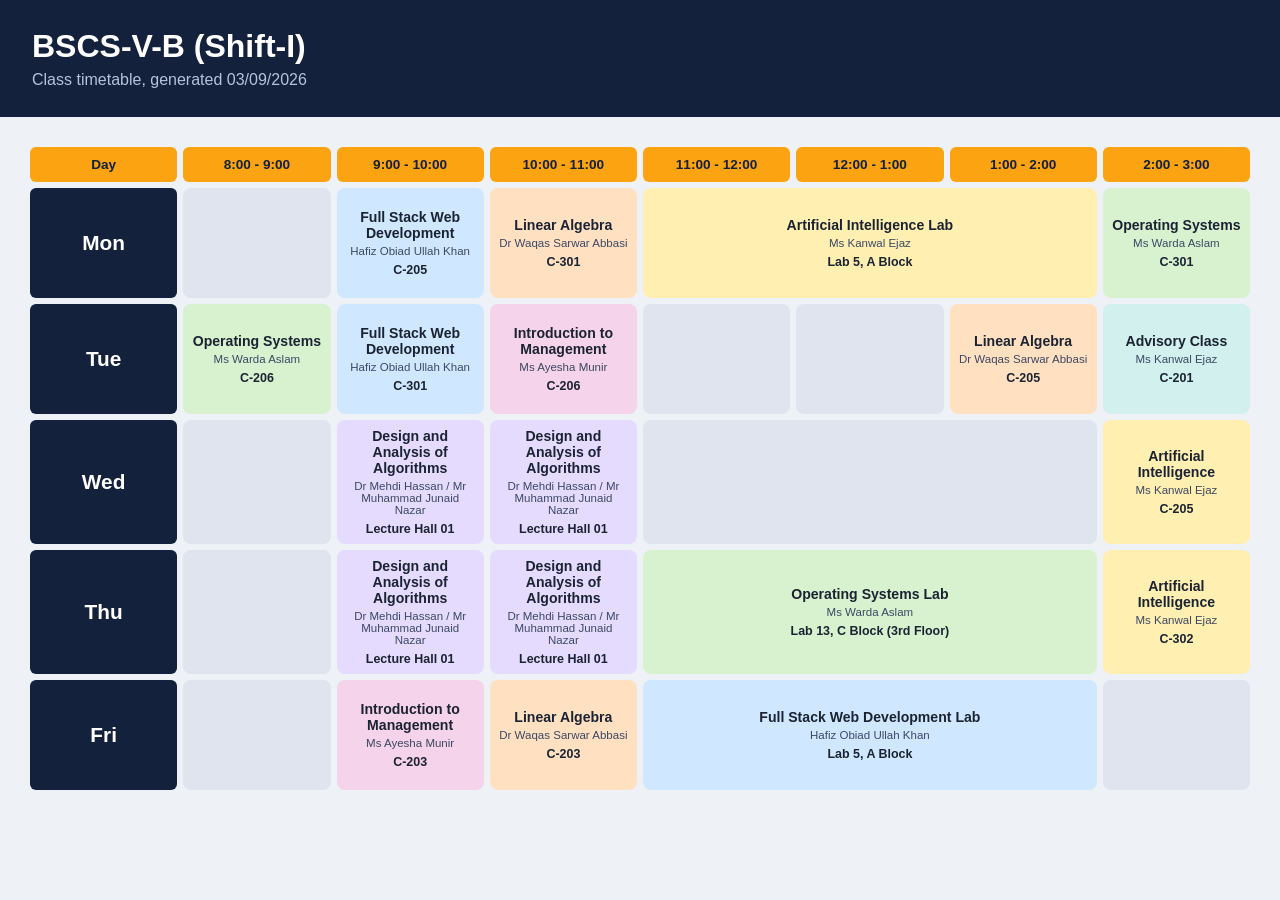
<file: Task 1 - Class Timetable/index.html>
<!DOCTYPE html>
<html lang="en"><head><meta charset="UTF-8"><meta name="viewport" content="width=device-width,initial-scale=1">
<title>BSCS-V-B Timetable</title><link rel="stylesheet" href="style.css"></head>
<body><header><h1>BSCS-V-B (Shift-I)</h1><p>Class timetable, generated 03/09/2026</p></header>
<div class="wrap"><table>
<thead><tr><th>Day</th><th>8:00 - 9:00</th><th>9:00 - 10:00</th><th>10:00 - 11:00</th><th>11:00 - 12:00</th><th>12:00 - 1:00</th><th>1:00 - 2:00</th><th>2:00 - 3:00</th></tr></thead>
<tbody>
<tr><th>Mon</th><td class="e"></td>
<td class="fs"><b>Full Stack Web Development</b><span>Hafiz Obiad Ullah Khan</span><i>C-205</i></td>
<td class="la"><b>Linear Algebra</b><span>Dr Waqas Sarwar Abbasi</span><i>C-301</i></td>
<td class="ai" colspan="3"><b>Artificial Intelligence Lab</b><span>Ms Kanwal Ejaz</span><i>Lab 5, A Block</i></td>
<td class="os"><b>Operating Systems</b><span>Ms Warda Aslam</span><i>C-301</i></td></tr>
<tr><th>Tue</th>
<td class="os"><b>Operating Systems</b><span>Ms Warda Aslam</span><i>C-206</i></td>
<td class="fs"><b>Full Stack Web Development</b><span>Hafiz Obiad Ullah Khan</span><i>C-301</i></td>
<td class="im"><b>Introduction to Management</b><span>Ms Ayesha Munir</span><i>C-206</i></td>
<td class="e"></td><td class="e"></td>
<td class="la"><b>Linear Algebra</b><span>Dr Waqas Sarwar Abbasi</span><i>C-205</i></td>
<td class="ad"><b>Advisory Class</b><span>Ms Kanwal Ejaz</span><i>C-201</i></td></tr>
<tr><th>Wed</th><td class="e"></td>
<td class="da"><b>Design and Analysis of Algorithms</b><span>Dr Mehdi Hassan / Mr Muhammad Junaid Nazar</span><i>Lecture Hall 01</i></td>
<td class="da"><b>Design and Analysis of Algorithms</b><span>Dr Mehdi Hassan / Mr Muhammad Junaid Nazar</span><i>Lecture Hall 01</i></td>
<td class="e" colspan="3"></td>
<td class="ai"><b>Artificial Intelligence</b><span>Ms Kanwal Ejaz</span><i>C-205</i></td></tr>
<tr><th>Thu</th><td class="e"></td>
<td class="da"><b>Design and Analysis of Algorithms</b><span>Dr Mehdi Hassan / Mr Muhammad Junaid Nazar</span><i>Lecture Hall 01</i></td>
<td class="da"><b>Design and Analysis of Algorithms</b><span>Dr Mehdi Hassan / Mr Muhammad Junaid Nazar</span><i>Lecture Hall 01</i></td>
<td class="os" colspan="3"><b>Operating Systems Lab</b><span>Ms Warda Aslam</span><i>Lab 13, C Block (3rd Floor)</i></td>
<td class="ai"><b>Artificial Intelligence</b><span>Ms Kanwal Ejaz</span><i>C-302</i></td></tr>
<tr><th>Fri</th><td class="e"></td>
<td class="im"><b>Introduction to Management</b><span>Ms Ayesha Munir</span><i>C-203</i></td>
<td class="la"><b>Linear Algebra</b><span>Dr Waqas Sarwar Abbasi</span><i>C-203</i></td>
<td class="fs" colspan="3"><b>Full Stack Web Development Lab</b><span>Hafiz Obiad Ullah Khan</span><i>Lab 5, A Block</i></td>
<td class="e"></td></tr>
</tbody></table></div></body></html>
</file>
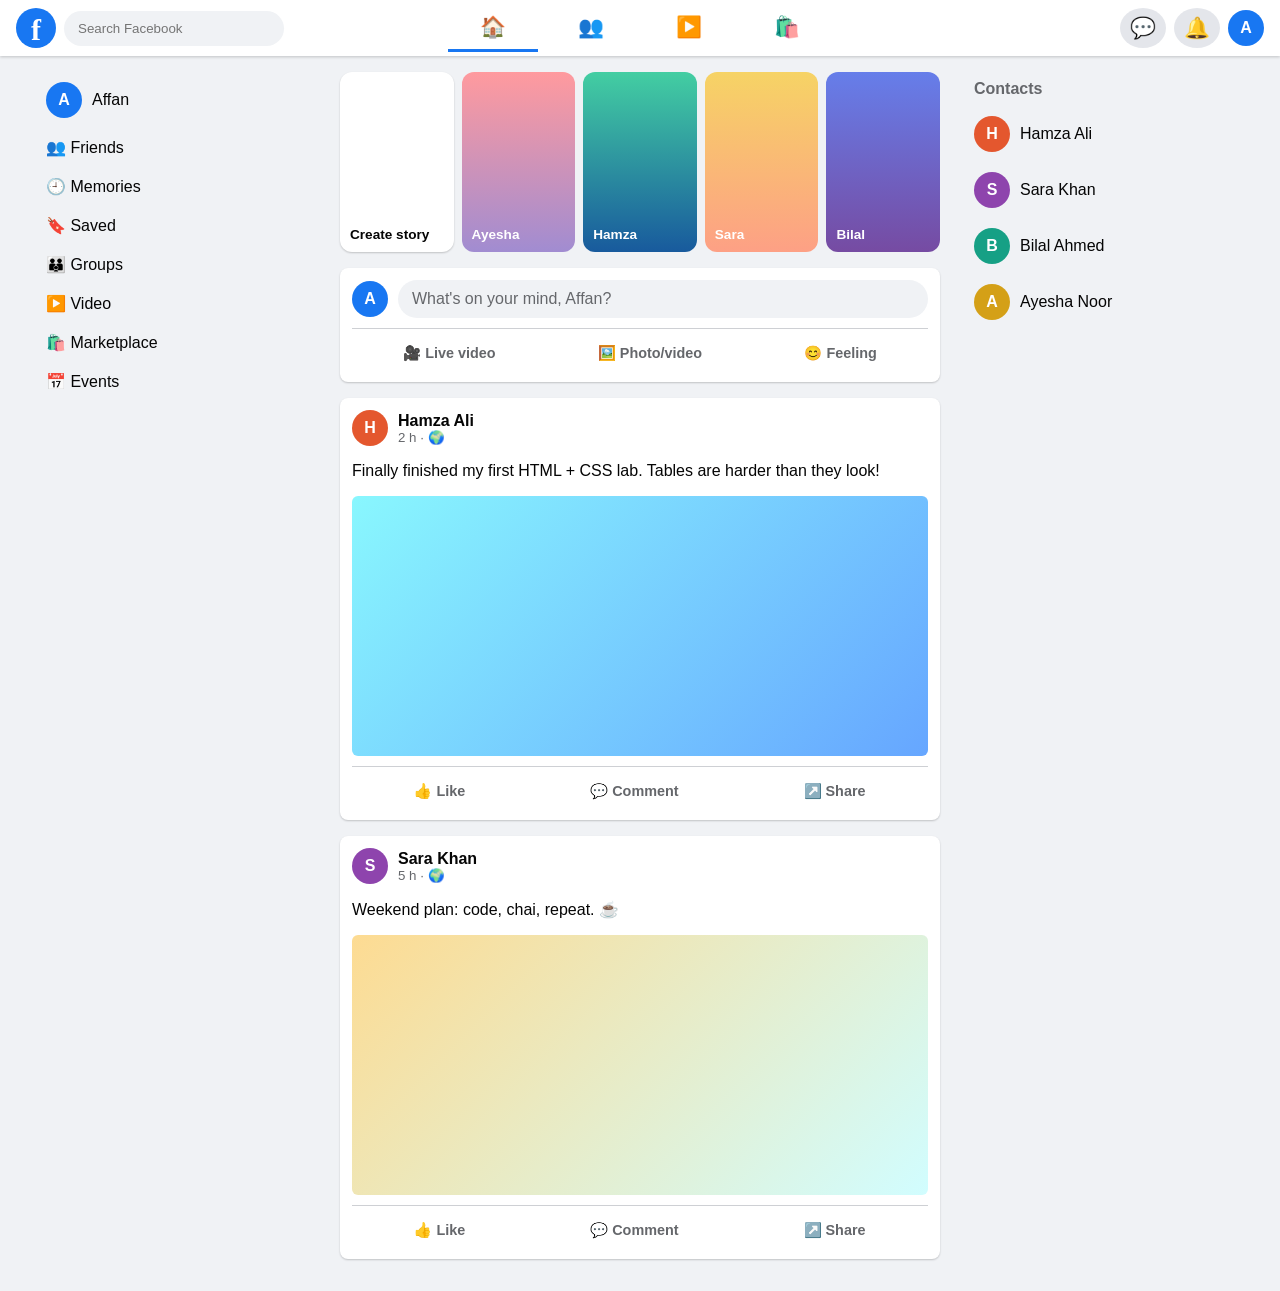
<file: Task 2 - Facebook Homepage/index.html>
<!DOCTYPE html>
<html lang="en"><head><meta charset="UTF-8"><meta name="viewport" content="width=device-width,initial-scale=1">
<title>Facebook - Home</title><link rel="stylesheet" href="style.css"></head>
<body>
<nav class="top"><div class="l"><span class="logo">f</span><input placeholder="Search Facebook"></div>
<div class="m"><a class="on">🏠</a><a>👥</a><a>▶️</a><a>🛍️</a></div><div class="r"><a>💬</a><a>🔔</a><span class="av c1">A</span></div></nav>
<main>
<aside class="side"><ul><li><span class="av c1">A</span>Affan</li><li>👥 Friends</li><li>🕘 Memories</li><li>🔖 Saved</li><li>👪 Groups</li><li>▶️ Video</li><li>🛍️ Marketplace</li><li>📅 Events</li></ul></aside>
<section class="feed">
<div class="stories"><div class="st s0">Create story</div><div class="st s1">Ayesha</div><div class="st s2">Hamza</div><div class="st s3">Sara</div><div class="st s4">Bilal</div></div>
<div class="card composer"><div class="row"><span class="av c1">A</span><div class="pill">What's on your mind, Affan?</div></div>
<div class="acts"><span>🎥 Live video</span><span>🖼️ Photo/video</span><span>😊 Feeling</span></div></div>
<article class="card"><div class="row"><span class="av c2">H</span><div><b>Hamza Ali</b><small>2 h · 🌍</small></div></div>
<p>Finally finished my first HTML + CSS lab. Tables are harder than they look!</p><div class="img i1"></div>
<div class="acts"><span>👍 Like</span><span>💬 Comment</span><span>↗️ Share</span></div></article>
<article class="card"><div class="row"><span class="av c3">S</span><div><b>Sara Khan</b><small>5 h · 🌍</small></div></div>
<p>Weekend plan: code, chai, repeat. ☕</p><div class="img i2"></div>
<div class="acts"><span>👍 Like</span><span>💬 Comment</span><span>↗️ Share</span></div></article>
</section>
<aside class="side"><h4>Contacts</h4><ul><li><span class="av c2">H</span>Hamza Ali</li><li><span class="av c3">S</span>Sara Khan</li><li><span class="av c4">B</span>Bilal Ahmed</li><li><span class="av c5">A</span>Ayesha Noor</li></ul></aside>
</main></body></html>
</file>
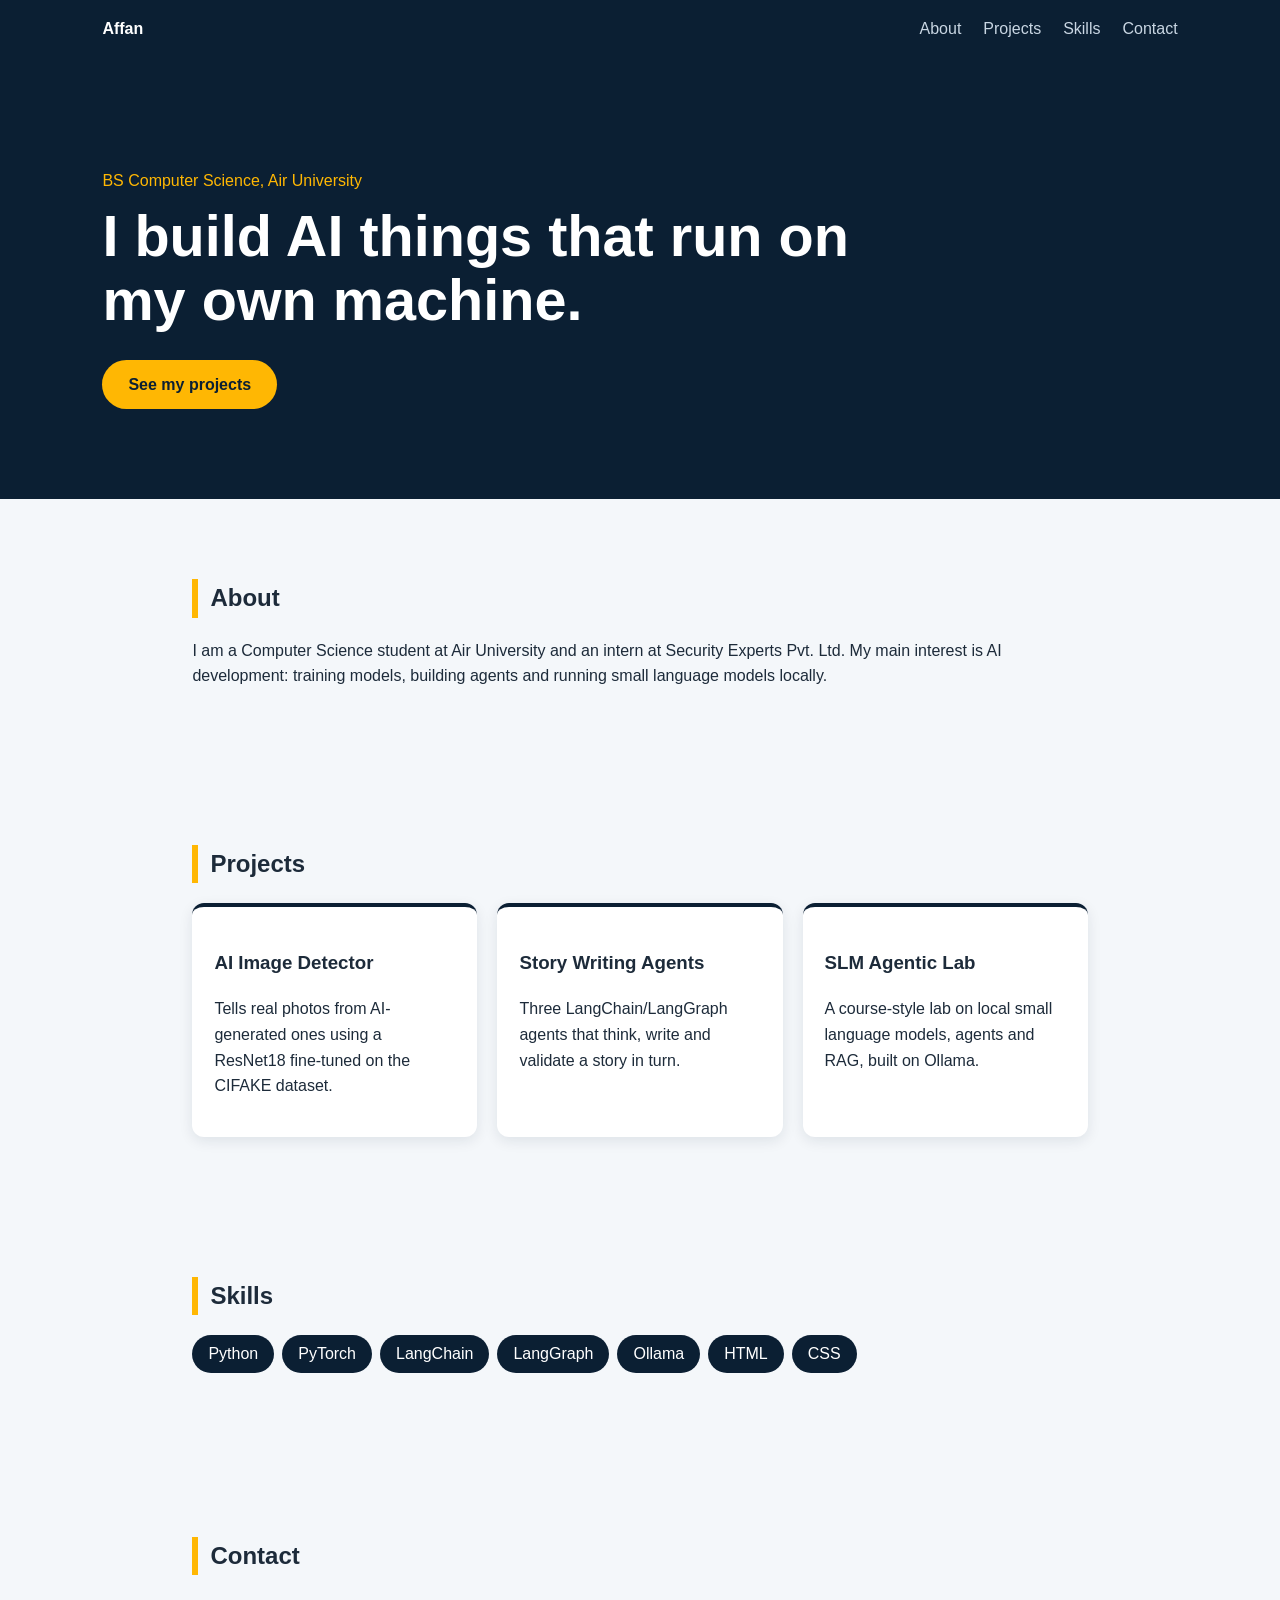
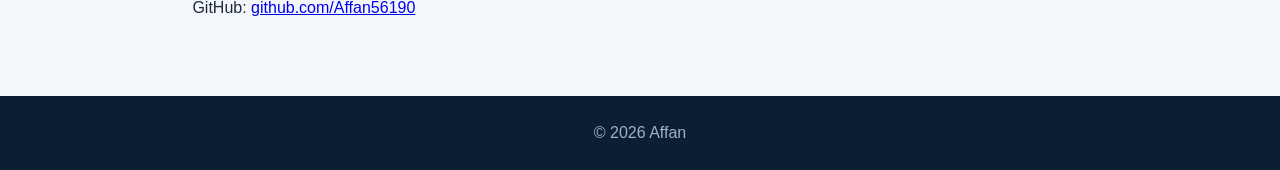
<file: Task 3 - Personal Portfolio/index.html>
<!DOCTYPE html>
<html lang="en"><head><meta charset="UTF-8"><meta name="viewport" content="width=device-width,initial-scale=1">
<title>Affan | Portfolio</title><link rel="stylesheet" href="style.css"></head>
<body>
<header><b>Affan</b><nav><a href="#about">About</a><a href="#projects">Projects</a><a href="#skills">Skills</a><a href="#contact">Contact</a></nav></header>
<section class="hero"><p>BS Computer Science, Air University</p><h1>I build AI things that run on my own machine.</h1><a class="btn" href="#projects">See my projects</a></section>
<section id="about"><h2>About</h2><p>I am a Computer Science student at Air University and an intern at Security Experts Pvt. Ltd. My main interest is AI development: training models, building agents and running small language models locally.</p></section>
<section id="projects"><h2>Projects</h2><div class="grid">
<article><h3>AI Image Detector</h3><p>Tells real photos from AI-generated ones using a ResNet18 fine-tuned on the CIFAKE dataset.</p></article>
<article><h3>Story Writing Agents</h3><p>Three LangChain/LangGraph agents that think, write and validate a story in turn.</p></article>
<article><h3>SLM Agentic Lab</h3><p>A course-style lab on local small language models, agents and RAG, built on Ollama.</p></article></div></section>
<section id="skills"><h2>Skills</h2><p class="tags"><span>Python</span><span>PyTorch</span><span>LangChain</span><span>LangGraph</span><span>Ollama</span><span>HTML</span><span>CSS</span></p></section>
<section id="contact"><h2>Contact</h2><p>GitHub: <a href="https://github.com/Affan56190">github.com/Affan56190</a></p></section>
<footer>© 2026 Affan</footer></body></html>
</file>
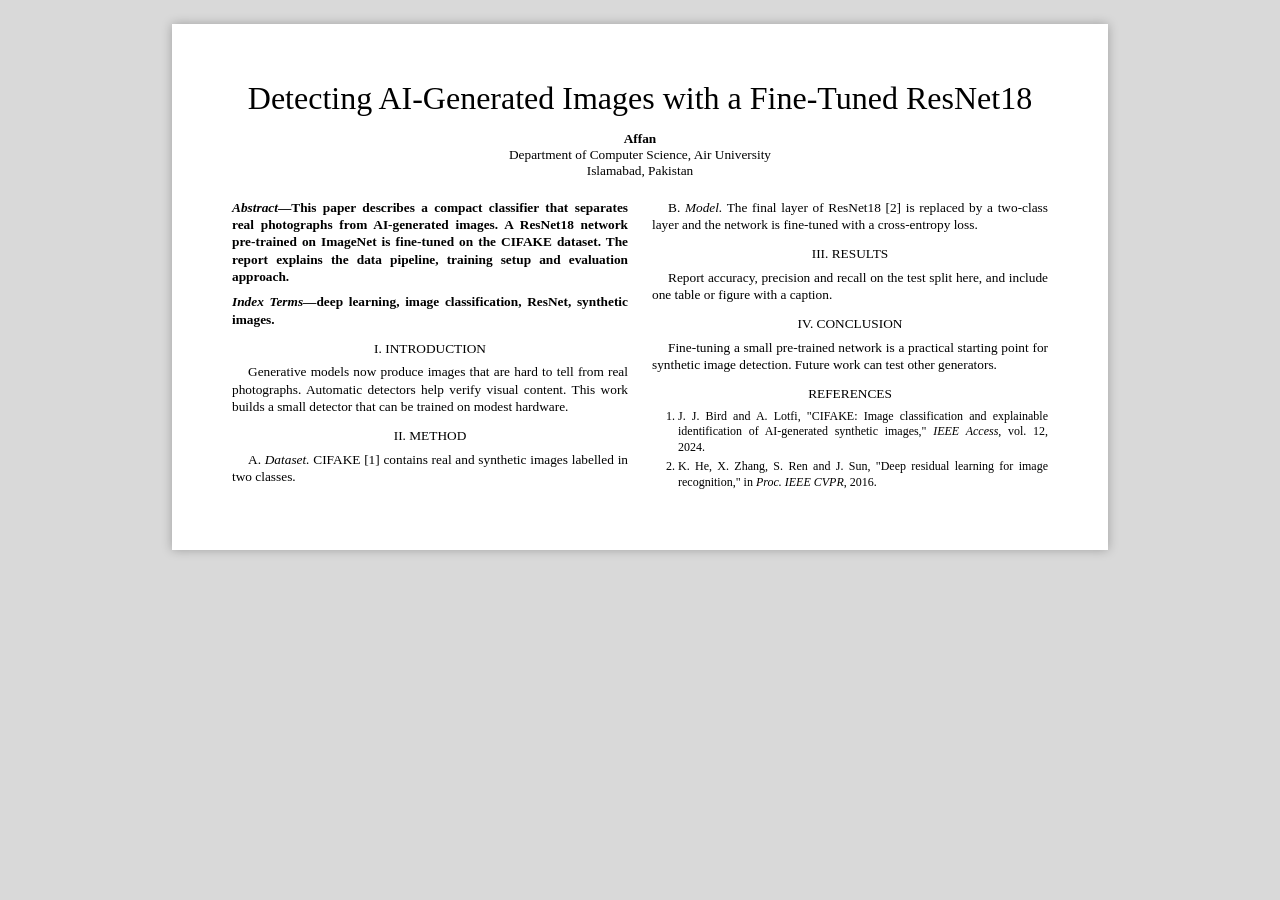
<file: Task 4 - IEEE Paper Template/index.html>
<!DOCTYPE html>
<html lang="en"><head><meta charset="UTF-8"><meta name="viewport" content="width=device-width,initial-scale=1">
<title>IEEE Paper Template</title><link rel="stylesheet" href="style.css"></head>
<body><div class="page">
<h1>Detecting AI-Generated Images with a Fine-Tuned ResNet18</h1>
<p class="au"><b>Affan</b><br>Department of Computer Science, Air University<br>Islamabad, Pakistan</p>
<div class="cols">
<p class="abs"><b><i>Abstract</i>—</b>This paper describes a compact classifier that separates real photographs from AI-generated images. A ResNet18 network pre-trained on ImageNet is fine-tuned on the CIFAKE dataset. The report explains the data pipeline, training setup and evaluation approach.</p>
<p class="abs"><b><i>Index Terms</i>—</b>deep learning, image classification, ResNet, synthetic images.</p>
<h2>I. Introduction</h2><p>Generative models now produce images that are hard to tell from real photographs. Automatic detectors help verify visual content. This work builds a small detector that can be trained on modest hardware.</p>
<h2>II. Method</h2><p>A. <i>Dataset.</i> CIFAKE [1] contains real and synthetic images labelled in two classes.</p><p>B. <i>Model.</i> The final layer of ResNet18 [2] is replaced by a two-class layer and the network is fine-tuned with a cross-entropy loss.</p>
<h2>III. Results</h2><p>Report accuracy, precision and recall on the test split here, and include one table or figure with a caption.</p>
<h2>IV. Conclusion</h2><p>Fine-tuning a small pre-trained network is a practical starting point for synthetic image detection. Future work can test other generators.</p>
<h2>References</h2>
<ol><li>J. J. Bird and A. Lotfi, "CIFAKE: Image classification and explainable identification of AI-generated synthetic images," <i>IEEE Access</i>, vol. 12, 2024.</li>
<li>K. He, X. Zhang, S. Ren and J. Sun, "Deep residual learning for image recognition," in <i>Proc. IEEE CVPR</i>, 2016.</li></ol>
</div></div></body></html>
</file>
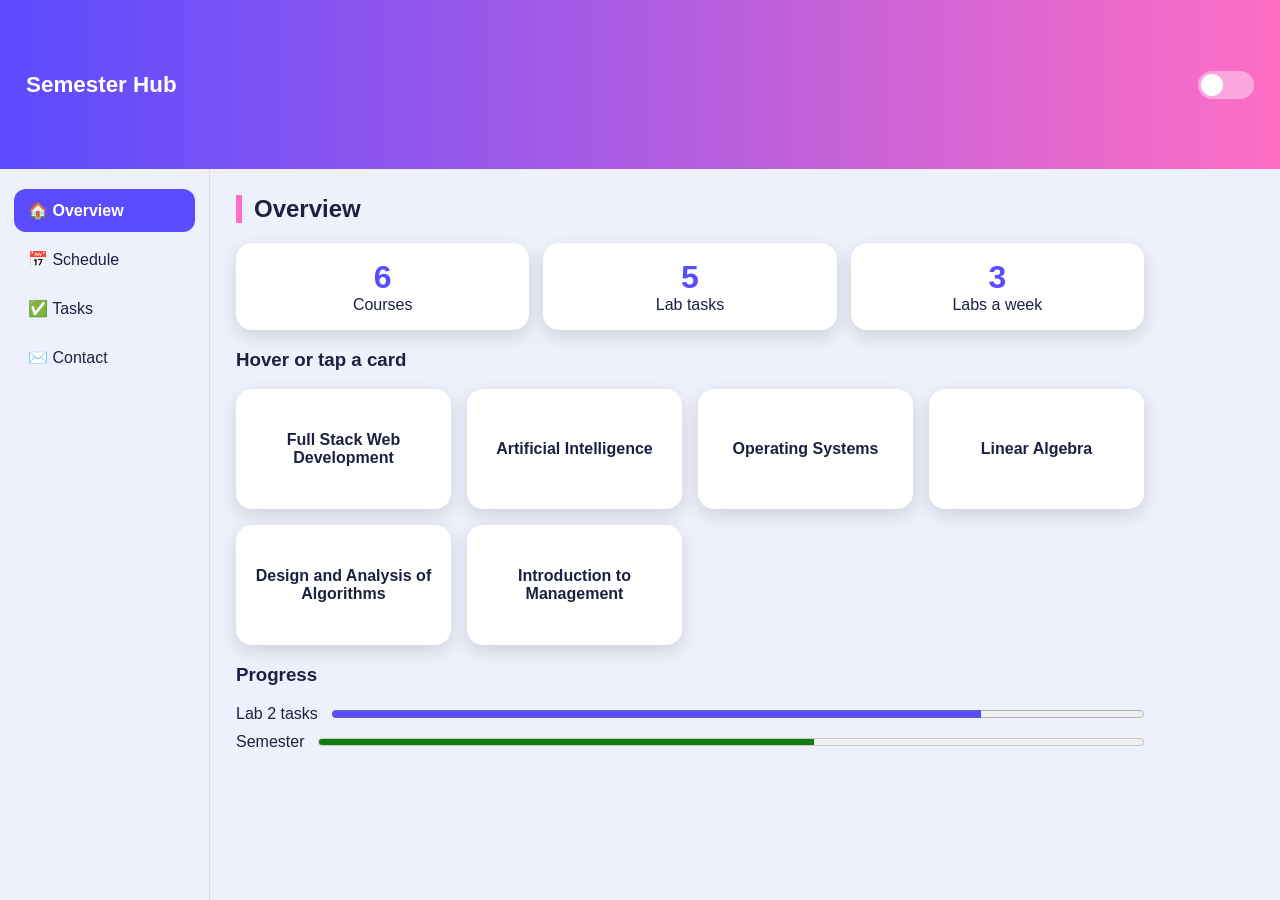
<file: Task 5 - Custom UI/index.html>
<!DOCTYPE html>
<html lang="en"><head><meta charset="UTF-8"><meta name="viewport" content="width=device-width,initial-scale=1">
<title>Semester Hub</title><link rel="stylesheet" href="style.css"></head>
<body>
<input type="radio" name="v" id="v1" checked><input type="radio" name="v" id="v2"><input type="radio" name="v" id="v3"><input type="radio" name="v" id="v4"><input type="checkbox" id="dark">
<div class="app">
<header><h1>Semester Hub</h1><label for="dark" class="sw" data-tip="Dark / light"><span></span></label></header>
<nav><label for="v1">🏠 Overview</label><label for="v2">📅 Schedule</label><label for="v3">✅ Tasks</label><label for="v4">✉️ Contact</label></nav>
<main>
<section class="view v1"><h2>Overview</h2>
<div class="stats"><div><b>6</b>Courses</div><div><b>5</b>Lab tasks</div><div><b>3</b>Labs a week</div></div>
<h3>Hover or tap a card</h3>
<div class="cards">
<div class="flip" tabindex="0"><div class="in"><div class="f">Full Stack Web Development</div><div class="b">HTML, CSS and more<br>Lab 5, A Block</div></div></div>
<div class="flip" tabindex="0"><div class="in"><div class="f">Artificial Intelligence</div><div class="b">Lecture + lab<br>Lab 5, A Block</div></div></div>
<div class="flip" tabindex="0"><div class="in"><div class="f">Operating Systems</div><div class="b">Lecture + lab<br>Lab 13, C Block</div></div></div>
<div class="flip" tabindex="0"><div class="in"><div class="f">Linear Algebra</div><div class="b">Three lectures a week</div></div></div>
<div class="flip" tabindex="0"><div class="in"><div class="f">Design and Analysis of Algorithms</div><div class="b">Lecture Hall 01</div></div></div>
<div class="flip" tabindex="0"><div class="in"><div class="f">Introduction to Management</div><div class="b">Two lectures a week</div></div></div>
</div>
<h3>Progress</h3>
<label class="pr">Lab 2 tasks <progress value="80" max="100"></progress></label>
<label class="pr">Semester <meter value="0.6"></meter></label>
</section>
<section class="view v2"><h2>Schedule</h2>
<table><tr><th>Day</th><th>Class</th><th>Room</th></tr>
<tr><td>Mon</td><td>Full Stack Web Development</td><td>C-205</td></tr>
<tr><td>Tue</td><td>Operating Systems</td><td>C-206</td></tr>
<tr><td>Wed</td><td>Design and Analysis of Algorithms</td><td>Lecture Hall 01</td></tr>
<tr><td>Thu</td><td>Operating Systems Lab</td><td>Lab 13, C Block</td></tr>
<tr><td>Fri</td><td>Full Stack Web Development Lab</td><td>Lab 5, A Block</td></tr></table>
<details><summary>What is a lab day?</summary><p>Labs run three hours, from 11:00 to 2:00.</p></details>
<details><summary>Where is Lab 5?</summary><p>A Block, used for the AI and Full Stack labs.</p></details>
</section>
<section class="view v3"><h2>Lab 2 tasks</h2>
<ol class="todo">
<li><label><input type="checkbox"><span>Class timetable</span></label></li>
<li><label><input type="checkbox"><span>Facebook homepage</span></label></li>
<li><label><input type="checkbox"><span>Personal portfolio</span></label></li>
<li><label><input type="checkbox"><span>IEEE paper template</span></label></li>
<li><label><input type="checkbox"><span>Custom UI</span></label></li>
<li><label><input type="checkbox"><span>Push to GitHub and submit the link</span></label></li></ol>
</section>
<section class="view v4"><h2>Contact</h2>
<form onsubmit="return false"><div class="row2">
<div class="fl"><input id="n" placeholder=" " required><label for="n">Your name</label></div>
<div class="fl"><input id="e" type="email" placeholder=" " required><label for="e">Email</label></div></div>
<div class="fl"><textarea id="m" rows="3" placeholder=" " required></textarea><label for="m">Message</label></div>
<div class="row2"><select><option>Question</option><option>Feedback</option><option>Bug report</option></select>
<label class="rg">Priority <input type="range" min="1" max="5" value="3"></label></div>
<div class="pills"><input type="radio" name="p" id="p1" checked><label for="p1">Email me</label><input type="radio" name="p" id="p2"><label for="p2">Call me</label></div>
<button data-tip="Demo only">Send message</button></form>
</section>
</main></div></body></html>
</file>
<file: Task 1 - Class Timetable/style.css>
*{box-sizing:border-box}
body{margin:0;font-family:"Segoe UI",Arial,sans-serif;background:#eef1f6;color:#1b2333}
header{background:#14213d;color:#fff;padding:28px 32px}
h1{margin:0;font-size:2rem}header p{margin:6px 0 0;color:#b8c2d9}
.wrap{padding:24px;overflow-x:auto}
table{width:100%;min-width:1000px;border-collapse:separate;border-spacing:6px;table-layout:fixed}
thead th{background:#fca311;color:#14213d;padding:10px;border-radius:6px;font-size:.85rem}
tbody th{background:#14213d;color:#fff;width:70px;font-size:1.3rem;border-radius:6px}
td{height:110px;padding:8px;text-align:center;vertical-align:middle;border-radius:8px;font-size:.78rem}
td b{display:block;font-size:.88rem;margin-bottom:4px}
td span{display:block;color:#3d4863;font-size:.72rem}
td i{display:block;margin-top:6px;font-style:normal;font-weight:600}
td.e{background:#dfe4ee}
.fs{background:#cfe8ff}.la{background:#ffe1c2}.os{background:#d8f2d0}
.im{background:#f5d3ea}.da{background:#e4dbff}.ai{background:#ffefb0}.ad{background:#d2f0ee}
td:not(.e):hover{outline:2px solid #14213d}
</file>
<file: Task 2 - Facebook Homepage/style.css>
*{box-sizing:border-box}
body{margin:0;background:#f0f2f5;font-family:Helvetica,Arial,sans-serif;color:#050505}
.top{position:sticky;top:0;z-index:2;display:flex;align-items:center;justify-content:space-between;height:56px;padding:0 16px;background:#fff;box-shadow:0 1px 3px #0003}
.l{display:flex;gap:8px;align-items:center;flex:1}.r{flex:1;display:flex;justify-content:flex-end;gap:8px;align-items:center}
.logo{width:40px;height:40px;border-radius:50%;background:#1877f2;color:#fff;font:700 30px Georgia;text-align:center;line-height:44px}
.top input{border:0;background:#f0f2f5;border-radius:20px;padding:10px 14px;width:220px}
.m{display:flex;gap:8px}.m a,.r a{padding:10px 32px;border-radius:8px;font-size:1.3rem;cursor:pointer}.r a{padding:8px 10px;background:#e4e6eb;border-radius:50%}
.m a:hover{background:#f0f2f5}.m .on{border-bottom:3px solid #1877f2;border-radius:0}
main{display:grid;grid-template-columns:280px minmax(0,600px) 280px;gap:24px;justify-content:center;padding:16px}
.side ul{list-style:none;margin:0;padding:0}.side li{display:flex;gap:10px;align-items:center;padding:10px;border-radius:8px;cursor:pointer}
.side li:hover{background:#e4e6eb}.side h4{margin:8px 10px;color:#65676b}
.av{display:inline-block;width:36px;height:36px;border-radius:50%;color:#fff;font-weight:700;text-align:center;line-height:36px;flex:none}
.c1{background:#1877f2}.c2{background:#e4572e}.c3{background:#8e44ad}.c4{background:#16a085}.c5{background:#d4a017}
.stories{display:flex;gap:8px;margin-bottom:16px}
.st{flex:1;height:180px;border-radius:12px;color:#fff;font-weight:600;padding:10px;display:flex;align-items:flex-end;font-size:.85rem}
.s0{background:#fff;color:#050505;box-shadow:0 1px 2px #0003}.s1{background:linear-gradient(#ff9a9e,#a18cd1)}.s2{background:linear-gradient(#43cea2,#185a9d)}
.s3{background:linear-gradient(#f6d365,#fda085)}.s4{background:linear-gradient(#667eea,#764ba2)}
.card{background:#fff;border-radius:8px;box-shadow:0 1px 2px #0003;padding:12px;margin-bottom:16px}
.row{display:flex;gap:10px;align-items:center;margin-bottom:8px}.row small{display:block;color:#65676b}
.pill{flex:1;background:#f0f2f5;border-radius:20px;padding:10px 14px;color:#65676b}
.acts{display:flex;justify-content:space-around;border-top:1px solid #ced0d4;margin-top:10px;padding-top:8px;color:#65676b;font-weight:600;font-size:.9rem}
.acts span{padding:8px 16px;border-radius:6px;cursor:pointer}.acts span:hover{background:#f0f2f5}
.img{height:260px;border-radius:6px}.i1{background:linear-gradient(135deg,#89f7fe,#66a6ff)}.i2{background:linear-gradient(135deg,#fddb92,#d1fdff)}
@media(max-width:1000px){main{grid-template-columns:1fr}.side{display:none}.m a{padding:10px 14px}}
</file>
<file: Task 3 - Personal Portfolio/style.css>
*{box-sizing:border-box}html{scroll-behavior:smooth}
body{margin:0;font:1rem/1.6 "Trebuchet MS",Arial,sans-serif;color:#1d2b3a;background:#f4f7fa}
header{position:sticky;top:0;display:flex;justify-content:space-between;padding:16px 8%;background:#0b1f33;color:#fff}
nav a{color:#c9d6e3;margin-left:22px;text-decoration:none}nav a:hover{color:#ffb703}
.hero{padding:110px 8% 90px;background:#0b1f33;color:#fff}.hero p{color:#ffb703;margin:0}
.hero h1{max-width:14em;font-size:clamp(2rem,5vw,3.6rem);line-height:1.1;margin:12px 0 28px}
.btn{display:inline-block;background:#ffb703;color:#0b1f33;padding:12px 26px;border-radius:30px;font-weight:700;text-decoration:none}
section:not(.hero){padding:60px 8%;max-width:1100px;margin:auto}h2{border-left:6px solid #ffb703;padding-left:12px}
.grid{display:grid;grid-template-columns:repeat(auto-fit,minmax(240px,1fr));gap:20px}
article{background:#fff;padding:22px;border-radius:12px;border-top:4px solid #0b1f33;box-shadow:0 4px 14px #0b1f3318;transition:transform .2s}
article:hover{transform:translateY(-6px)}
.tags span{display:inline-block;background:#0b1f33;color:#fff;padding:6px 16px;border-radius:20px;margin:0 8px 8px 0}
footer{text-align:center;padding:24px;background:#0b1f33;color:#9fb2c6}
</file>
<file: Task 4 - IEEE Paper Template/style.css>
body{margin:0;background:#d9d9d9;font-family:"Times New Roman",Times,serif}
.page{max-width:816px;margin:24px auto;background:#fff;padding:56px 60px;box-shadow:0 0 10px #0004}
h1{text-align:center;font-size:24pt;font-weight:400;line-height:1.15;margin:0 0 14px}
.au{text-align:center;font-size:10pt;margin:0 0 20px}
.cols{column-count:2;column-gap:24px;text-align:justify;font-size:10pt;line-height:1.3}
.cols p{margin:0 0 8px;text-indent:1.2em}.cols .abs{text-indent:0;font-weight:700}
h2{font-size:10pt;font-weight:400;text-transform:uppercase;text-align:center;margin:12px 0 6px}
ol{margin:0;padding-left:26px;font-size:9pt}li{margin-bottom:4px}
@media(max-width:700px){.cols{column-count:1}.page{padding:24px}}
@media print{body{background:#fff}.page{box-shadow:none;margin:0}}
</file>
<file: Task 5 - Custom UI/style.css>
*{box-sizing:border-box}
:root{--bg:#eef1fb;--card:#fff;--tx:#1c2140;--ac:#5b4bff;--ac2:#ff6ec4;--line:#d9def0}
body{margin:0;font-family:"Segoe UI",Arial,sans-serif}
input[type=radio][name=v],#dark{display:none}
.app{--bg:#eef1fb;min-height:100vh;display:grid;grid-template-columns:210px 1fr;grid-template-areas:"h h" "n m";background:var(--bg);color:var(--tx);transition:background .4s,color .4s}
#dark:checked~.app{--bg:#0f1226;--card:#1b1f3b;--tx:#eef0ff;--ac:#8c9bff;--line:#2e335c}
header{grid-area:h;position:sticky;top:0;z-index:5;display:flex;justify-content:space-between;align-items:center;padding:14px 26px;color:#fff;background:linear-gradient(90deg,#5b4bff,#ff6ec4,#5b4bff);background-size:200%;animation:slide 8s linear infinite}
@keyframes slide{to{background-position:200%}}
h1{margin:0;font-size:1.4rem}
.sw{width:56px;height:28px;border-radius:14px;background:#ffffff66;position:relative;cursor:pointer}
.sw span{position:absolute;top:3px;left:3px;width:22px;height:22px;border-radius:50%;background:#fff;transition:.3s}
#dark:checked~.app .sw span{left:31px}
[data-tip]{position:relative}
[data-tip]:hover::after{content:attr(data-tip);position:absolute;top:120%;right:0;background:#000;color:#fff;padding:4px 10px;border-radius:6px;font-size:.75rem;white-space:nowrap}
nav{grid-area:n;display:flex;flex-direction:column;gap:6px;padding:20px 14px;border-right:1px solid var(--line)}
nav label{padding:12px 14px;border-radius:12px;cursor:pointer;transition:.25s}
nav label:hover{background:var(--card);transform:translateX(6px)}
#v1:checked~.app [for=v1],#v2:checked~.app [for=v2],#v3:checked~.app [for=v3],#v4:checked~.app [for=v4]{background:var(--ac);color:#fff;font-weight:700}
main{grid-area:m;padding:26px;max-width:960px}
.view{display:none;animation:pop .4s ease}
@keyframes pop{from{opacity:0;transform:translateY(14px)}}
#v1:checked~.app .v1,#v2:checked~.app .v2,#v3:checked~.app .v3,#v4:checked~.app .v4{display:block}
h2{margin-top:0;border-left:6px solid var(--ac2);padding-left:12px}
.stats{display:flex;gap:14px;flex-wrap:wrap}
.stats div{flex:1;min-width:120px;padding:16px;border-radius:16px;background:var(--card);box-shadow:0 6px 18px #0002;text-align:center}
.stats b{display:block;font-size:2rem;color:var(--ac)}
.cards{display:grid;grid-template-columns:repeat(auto-fit,minmax(200px,1fr));gap:16px}
.flip{height:120px;perspective:800px;outline:0}
.in{position:relative;height:100%;transform-style:preserve-3d;transition:transform .6s}
.flip:hover .in,.flip:focus .in{transform:rotateY(180deg)}
.f,.b{position:absolute;inset:0;display:grid;place-items:center;padding:12px;text-align:center;border-radius:16px;backface-visibility:hidden;font-weight:600}
.f{background:var(--card);box-shadow:0 6px 18px #0002}
.b{background:linear-gradient(135deg,var(--ac),var(--ac2));color:#fff;transform:rotateY(180deg);font-weight:400}
.pr{display:flex;align-items:center;gap:14px;margin-bottom:10px}
progress,meter{flex:1;height:16px;accent-color:var(--ac)}
table{width:100%;border-collapse:collapse;background:var(--card);border-radius:14px;overflow:hidden}
th,td{padding:12px 16px;text-align:left}th{background:var(--ac);color:#fff}
tr:nth-child(even) td{background:#8c9bff1f}tr:hover td{background:#ff6ec433}
details{margin-top:12px;padding:12px 16px;border-radius:12px;background:var(--card)}
summary{cursor:pointer;font-weight:600}summary::marker{color:var(--ac2)}details[open] summary{color:var(--ac)}
.todo{counter-reset:t;list-style:none;padding:0}
.todo li{counter-increment:t;margin-bottom:10px}
.todo label{display:flex;gap:12px;align-items:center;padding:14px;border-radius:14px;background:var(--card);cursor:pointer;transition:.25s}
.todo label:hover{transform:scale(1.02)}
.todo label::before{content:counter(t);display:grid;place-items:center;width:28px;height:28px;border-radius:50%;background:var(--ac);color:#fff;font-size:.8rem}
.todo input{accent-color:var(--ac);width:18px;height:18px}
.todo input:checked+span{text-decoration:line-through;opacity:.5}
form{display:grid;gap:16px}.row2{display:grid;grid-template-columns:1fr 1fr;gap:16px}
.fl{position:relative}
.fl input,.fl textarea,select{width:100%;padding:14px 12px;border:2px solid var(--line);border-radius:12px;background:var(--card);color:var(--tx);font:inherit;transition:.2s}
.fl input:focus,.fl textarea:focus,select:focus{outline:0;border-color:var(--ac);box-shadow:0 0 0 4px #5b4bff33}
.fl input:valid,.fl textarea:valid{border-color:#2ecc71}
.fl label{position:absolute;left:12px;top:14px;pointer-events:none;transition:.2s;color:#8a90b5}
.fl input:focus+label,.fl input:not(:placeholder-shown)+label,.fl textarea:focus+label,.fl textarea:not(:placeholder-shown)+label{top:-9px;font-size:.72rem;background:var(--card);padding:0 6px;color:var(--ac)}
.rg{display:flex;align-items:center;gap:10px}.rg input{flex:1;accent-color:var(--ac2)}
.pills{display:flex;gap:10px}.pills input{display:none}
.pills label{padding:8px 18px;border-radius:20px;border:2px solid var(--ac);cursor:pointer}
.pills input:checked+label{background:var(--ac);color:#fff}
button{justify-self:start;padding:14px 32px;border:0;border-radius:30px;color:#fff;font-weight:700;cursor:pointer;background:linear-gradient(90deg,var(--ac),var(--ac2),var(--ac));background-size:200%;transition:.4s}
button:hover{background-position:100%;transform:translateY(-3px);box-shadow:0 10px 20px #5b4bff55}
button:active{transform:scale(.96)}
@media(max-width:700px){.app{grid-template-columns:1fr;grid-template-areas:"h" "m" "n"}nav{position:sticky;bottom:0;flex-direction:row;overflow-x:auto;background:var(--bg);border:0;border-top:1px solid var(--line)}nav label{white-space:nowrap}.row2{grid-template-columns:1fr}}
@media(prefers-reduced-motion:reduce){*{animation:none!important;transition:none!important}}
</file>
